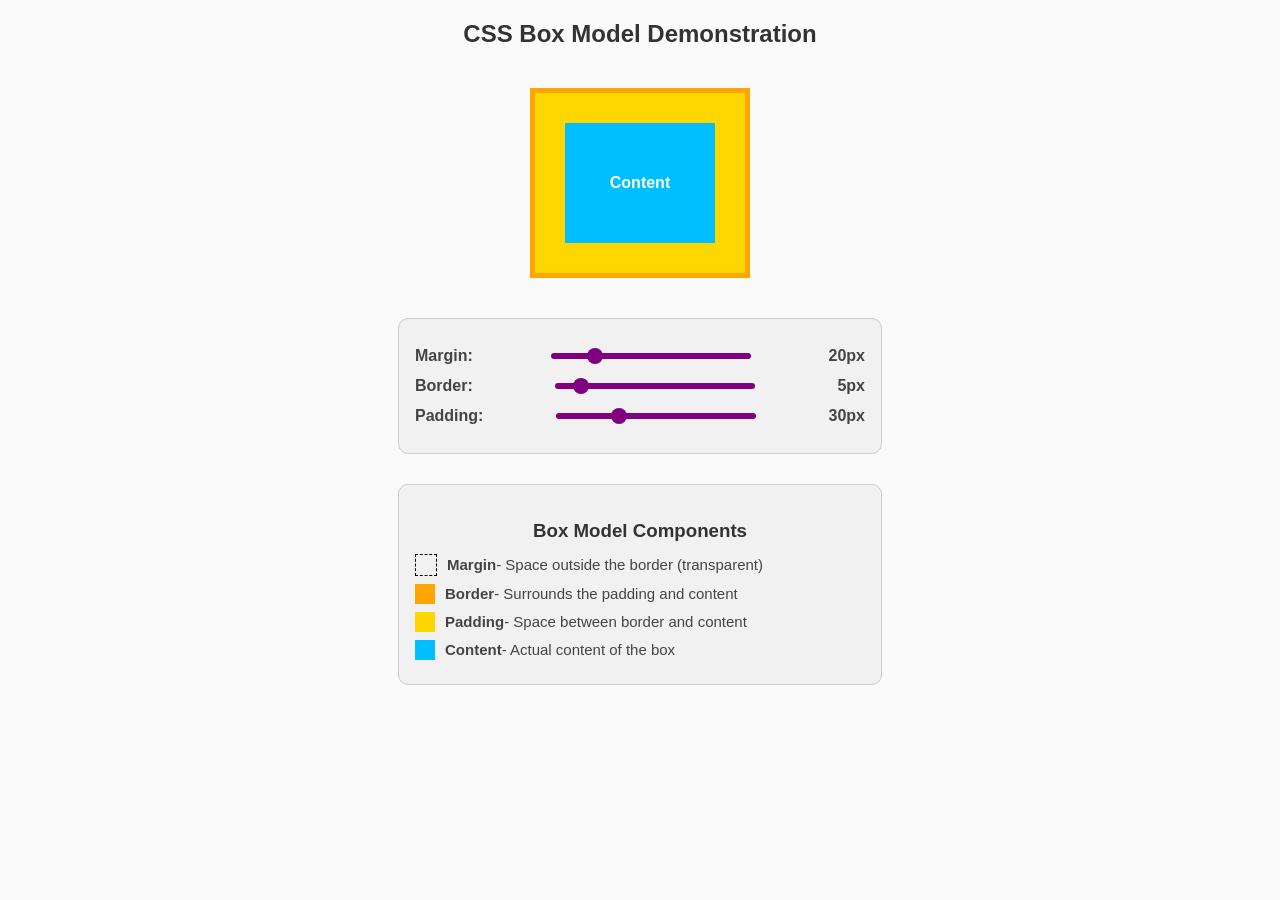
<file: 18-08-25/index.html>
<!DOCTYPE html>
<html lang="en">
<head>
  <meta charset="UTF-8">
  <meta name="viewport" content="width=device-width, initial-scale=1.0">
  <title>CSS Box Model Demonstration</title>
  <style>
    body {
      font-family: Arial, sans-serif;
      text-align: center;
      margin: 20px;
      background: #fafafa;
    }

    h2 {
      margin-bottom: 20px;
      color: #333;
    }

    .container {
      display: flex;
      flex-direction: column;
      align-items: center;
    }

    .margin-box {
      display: inline-block;
      margin: 20px; 
    }

   
    .border-box {
      border: 5px solid orange; 
      display: inline-block;
      background: orange; 
    }

    .padding-box {
      padding: 30px; 
      background: gold; 
    }


    .content-box {
      width: 150px;
      height: 120px;
      background: deepskyblue;
      color: white;
      font-weight: bold;
      display: flex;
      align-items: center;
      justify-content: center;
    }

    .panel {
      margin-top: 20px;
      background: #f1f1f1;
      padding: 16px;
      border-radius: 10px;
      border: 1px solid #ccc;
      width: 450px;
      text-align: left;
    }

    .panel label {
      display: flex;
      justify-content: space-between;
      align-items: center;
      margin: 12px 0;
      font-weight: bold;
      color: #444;
    }

    input[type=range] {
      -webkit-appearance: none;
      width: 200px;
      height: 6px;
      background: #ddd;
      border-radius: 5px;
      outline: none;
    }
    input[type=range]::-webkit-slider-runnable-track {
      height: 6px;
      background: purple;
      border-radius: 5px;
    }
    input[type=range]::-webkit-slider-thumb {
      -webkit-appearance: none;
      width: 16px;
      height: 16px;
      background: purple;
      border-radius: 50%;
      cursor: pointer;
      margin-top: -5px;
    }

    .legend {
      margin-top: 30px;
    }
    .legend h3 {
      text-align: center;
      margin-bottom: 12px;
      color: #333;
    }
    .legend div {
      margin: 8px 0;
      display: flex;
      align-items: center;
      font-size: 15px;
      color: #444;
    }
    .legend span {
      display: inline-block;
      width: 20px;
      height: 20px;
      margin-right: 10px;
    }

    .margin { border: 1px dashed black; background: transparent; }
    .border { background: orange; }
    .padding { background: gold; }
    .content { background: deepskyblue; }
  </style>
</head>
<body>

  <h2>CSS Box Model Demonstration</h2>

  <div class="container">
    <!-- Real demo box -->
    <div class="margin-box" id="marginBox">
      <div class="border-box" id="borderBox">
        <div class="padding-box" id="paddingBox">
          <div class="content-box">Content</div>
        </div>
      </div>
    </div>

    <div class="panel">
      <label>Margin: 
        <input type="range" id="margin" min="0" max="100" value="20">
        <span id="marginVal">20px</span>
      </label>
      <label>Border: 
        <input type="range" id="border" min="0" max="50" value="5">
        <span id="borderVal">5px</span>
      </label>
      <label>Padding: 
        <input type="range" id="padding" min="0" max="100" value="30">
        <span id="paddingVal">30px</span>
      </label>
    </div>

    <div class="panel legend">
      <h3>Box Model Components</h3>
      <div><span class="margin"></span> <b>Margin</b> - Space outside the border (transparent)</div>
      <div><span class="border"></span> <b>Border</b> - Surrounds the padding and content</div>
      <div><span class="padding"></span> <b>Padding</b> - Space between border and content</div>
      <div><span class="content"></span> <b>Content</b> - Actual content of the box</div>
    </div>
  </div>

  <script>
    const marginBox = document.getElementById('marginBox');
    const borderBox = document.getElementById('borderBox');
    const paddingBox = document.getElementById('paddingBox');

    const margin = document.getElementById('margin');
    const border = document.getElementById('border');
    const padding = document.getElementById('padding');

    const marginVal = document.getElementById('marginVal');
    const borderVal = document.getElementById('borderVal');
    const paddingVal = document.getElementById('paddingVal');

    margin.addEventListener('input', () => {
      marginBox.style.margin = margin.value + "px";
      marginVal.textContent = margin.value + "px";
    });

    border.addEventListener('input', () => {
      borderBox.style.borderWidth = border.value + "px";
      borderVal.textContent = border.value + "px";
    });

    padding.addEventListener('input', () => {
      paddingBox.style.padding = padding.value + "px";
      paddingVal.textContent = padding.value + "px";
    });
  </script>

</body>
</html>
</file>
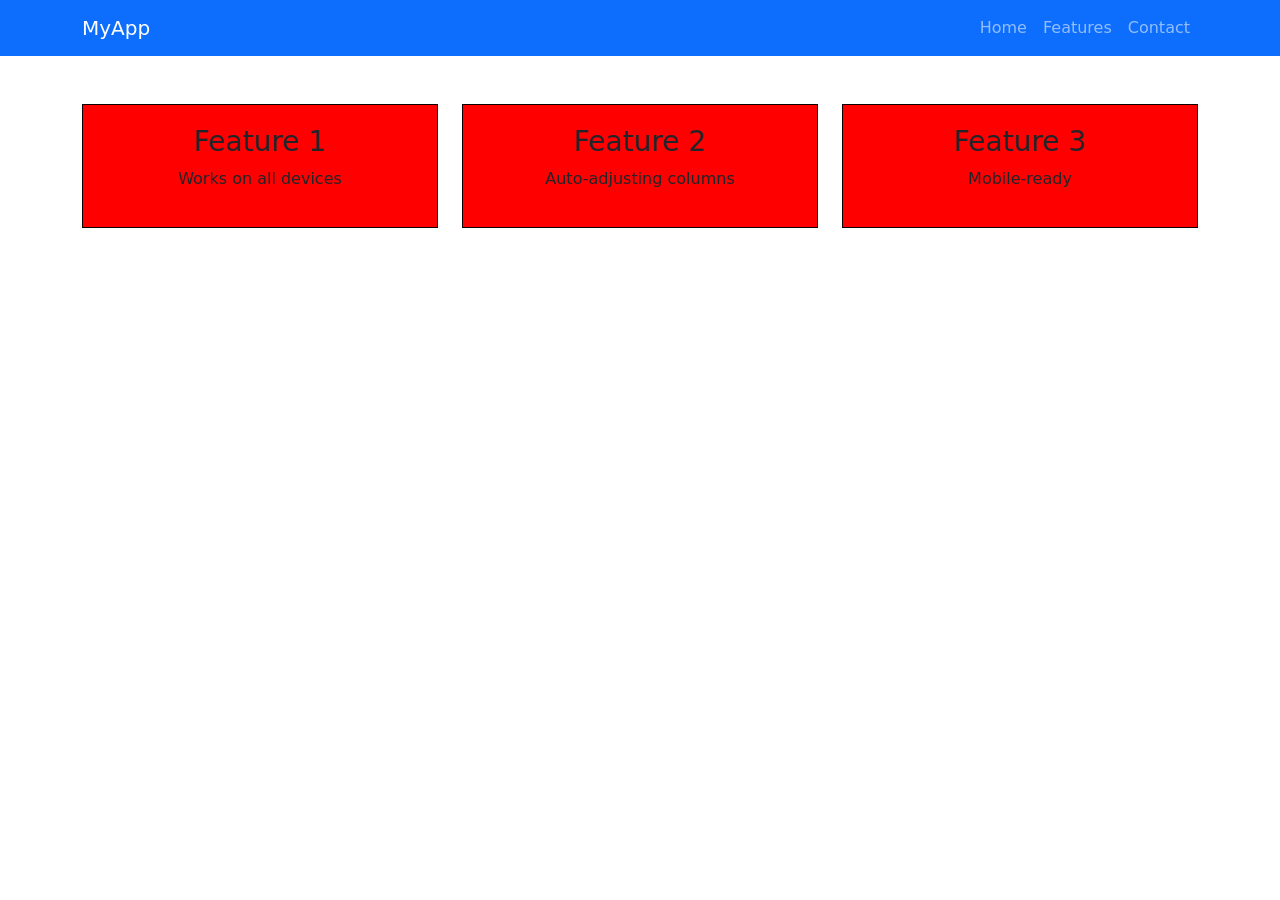
<file: 19-08-25/index-1.html>
<!DOCTYPE html> 
<html lang="en"> 
<head> 
    <meta charset="UTF-8"> 
    <meta name="viewport" content="width=device-width, initial-scale=1.0"> 
    <title>With Bootstrap</title> 
    <!-- Bootstrap CSS --> 
    <link href="https://cdn.jsdelivr.net/npm/bootstrap@5.3.0/dist/css/bootstrap.min.css" 
rel="stylesheet"> 
    <style> 
        .custom-box { 
            background:red; 
            border: 1px solid #0d0101; 
            padding: 20px; 
            margin-bottom: 20px; 
            text-align: center; 
        } 
    </style> 
</head> 
<body> 
    <!-- Responsive Navbar --> 
    <nav class="navbar navbar-expand-lg navbar-dark bg-primary"> 
        <div class="container"> 
            <a class="navbar-brand" href="#">MyApp</a> 
            <button class="navbar-toggler" type="button" data-bs-toggle="collapse" data-bs
target="#navbarNav"> 
                <span class="navbar-toggler-icon"></span> 
            </button> 
            <div class="collapse navbar-collapse" id="navbarNav"> 
                <ul class="navbar-nav ms-auto"> 
                    <li class="nav-item"><a class="nav-link" href="#">Home</a></li> 
                    <li class="nav-item"><a class="nav-link" href="#">Features</a></li> 
                    <li class="nav-item"><a class="nav-link" href="#">Contact</a></li> 
                </ul> 
            </div> 
        </div> 
    </nav> 
 
    <!-- Responsive Grid --> 
    <div class="container my-5"> 
        <div class="row"> 
            <div class="col-md-4"> 
                <div class="custom-box"> 
                    <h3>Feature 1</h3> 
                    <p>Works on all devices</p> 
                </div> 
            </div> 
            <div class="col-md-4"> 
                <div class="custom-box"> 
                    <h3>Feature 2</h3> 
                    <p>Auto-adjusting columns</p> 
                </div> 
            </div> 
            <div class="col-md-4"> 
                <div class="custom-box"> 
                    <h3>Feature 3</h3> 
                    <p>Mobile-ready</p> 
                </div> 
            </div> 
        </div> 
    </div> 
 
    <!-- Bootstrap JS --> 
    <script 
src="https://cdn.jsdelivr.net/npm/bootstrap@5.3.0/dist/js/bootstrap.bundle.min.js"></script> 
</body> 
</html>
</file>
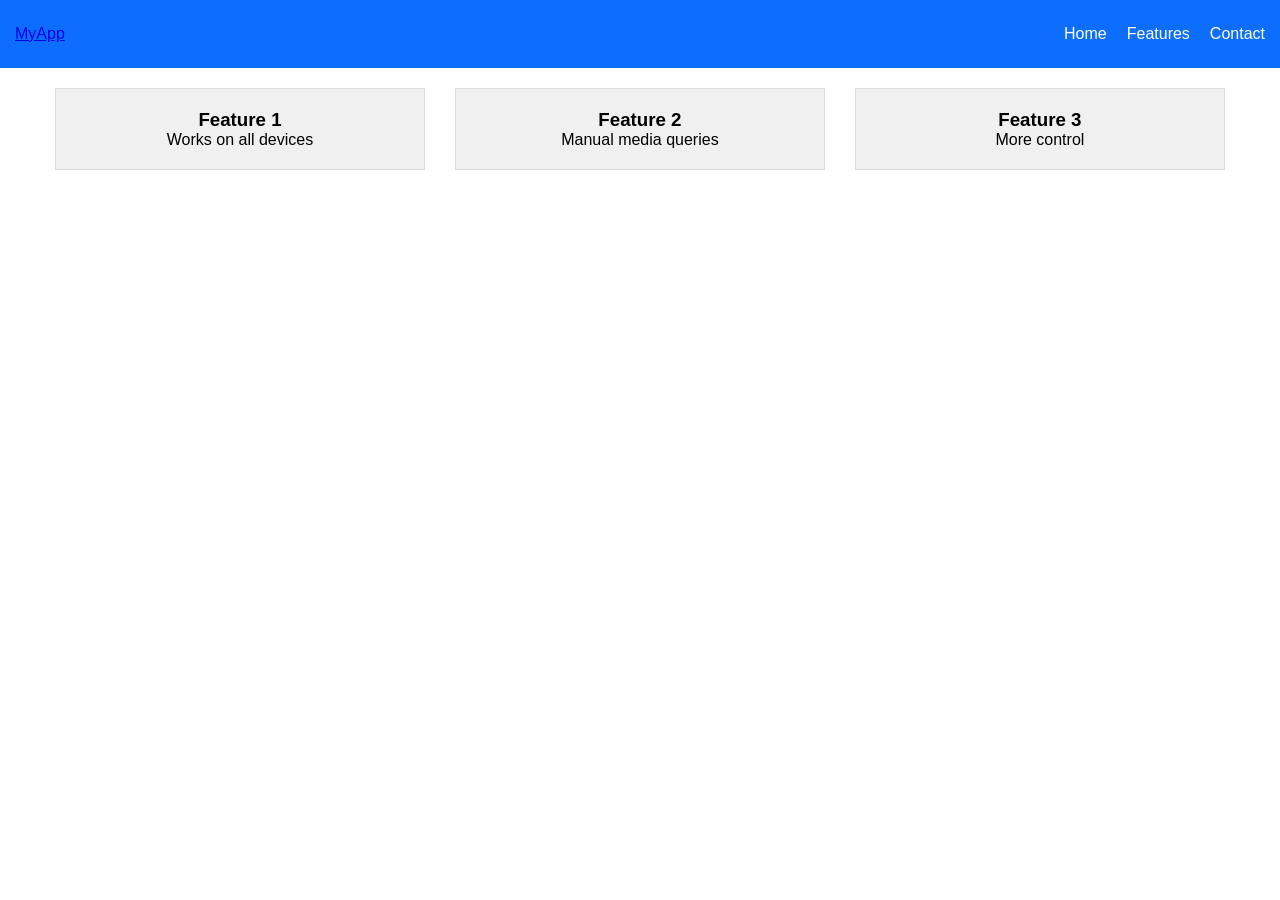
<file: 19-08-25/index-2.html>
<!DOCTYPE html> 
<html lang="en"> 
<head> 
    <meta charset="UTF-8"> 
    <meta name="viewport" content="width=device-width, initial-scale=1.0"> 
    <title>Without Bootstrap</title> 
    <style> 
        /* Custom CSS for responsiveness */ 
        * { 
            box-sizing: border-box; 
            margin: 0; 
            padding: 0; 
        } 
         
        body { 
            font-family: Arial, sans-serif; 
        } 
         
        /* Navbar */ 
        .navbar { 
            background: #0d6efd; 
            color: white; 
            padding: 15px; 
            display: flex; 
            justify-content: space-between; 
            align-items: center; 
            flex-wrap: wrap; 
        } 
         
        .nav-links { 
            display: none; 
            width: 100%; 
        } 
         
        .nav-links.active { 
            display: block; 
        } 
         
        .nav-links ul { 
            list-style: none; 
        } 
         
        .nav-links li { 
            padding: 10px 0; 
        } 
         
        .nav-links a { 
            color: white; 
            text-decoration: none; 
        } 
         
        .toggle-btn { 
            background: none; 
            border: none; 
            color: white; 
            font-size: 24px; 
            cursor: pointer; 
        } 
         
        /* Grid System */ 
        .container { 
            width: 100%; 
            max-width: 1200px; 
            margin: 20px auto; 
            padding: 0 15px; 
        } 
         
        .row { 
            display: flex; 
            flex-wrap: wrap; 
            margin: 0 -15px; 
        } 
         
        .col { 
            padding: 0 15px; 
            margin-bottom: 20px; 
            width: 100%; 
        } 
         
        .custom-box { 
            background: #f0f0f0; 
            border: 1px solid #ddd; 
            padding: 20px; 
            text-align: center; 
        } 
         
        /* Responsive Breakpoints */ 
        @media (min-width: 768px) { 
            .toggle-btn { 
                display: none; 
            } 
             
            .nav-links { 
                display: block; 
                width: auto; 
            } 
             
            .nav-links ul { 
                display: flex; 
                gap: 20px; 
            } 
             
            .col { 
                width: 33.33%; 
            } 
        } 
    </style> 
</head> 
<body> 
    <!-- Custom Navbar --> 
    <nav class="navbar"> 
        <a href="#" class="logo">MyApp</a> 
        <button class="toggle-btn">☰</button> 
        <div class="nav-links"> 
            <ul> 
                <li><a href="#">Home</a></li> 
                <li><a href="#">Features</a></li> 
                <li><a href="#">Contact</a></li> 
            </ul> 
        </div> 
    </nav> 
 
    <!-- Custom Grid --> 
    <div class="container"> 
        <div class="row"> 
            <div class="col"> 
                <div class="custom-box"> 
                    <h3>Feature 1</h3> 
                    <p>Works on all devices</p> 
                </div> 
            </div> 
            <div class="col"> 
                <div class="custom-box"> 
                    <h3>Feature 2</h3> 
                    <p>Manual media queries</p> 
                </div> 
            </div> 
            <div class="col"> 
                <div class="custom-box"> 
                    <h3>Feature 3</h3> 
                    <p>More control</p> 
                </div> 
            </div> 
        </div> 
    </div> 
 
    <!-- JavaScript for mobile menu --> 
    <script> 
        document.querySelector('.toggle-btn').addEventListener('click', function() { 
            document.querySelector('.nav-links').classList.toggle('active'); 
        }); 
    </script> 
</body> 
</html>
</file>
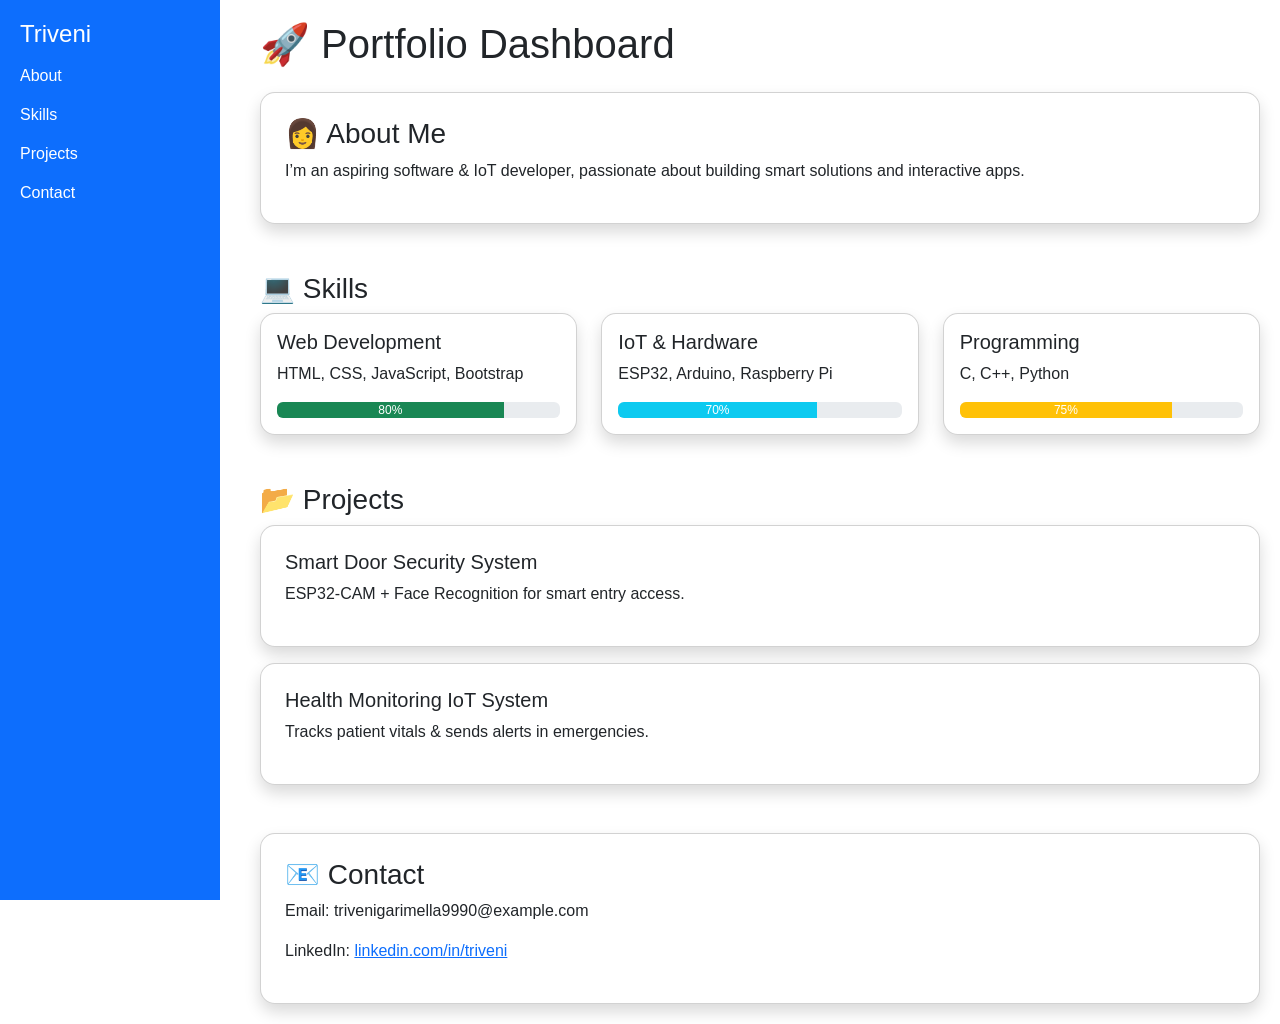
<file: 19-08-25/portfolio.html>
<!DOCTYPE html>
<html lang="en">
<head>
  <meta charset="UTF-8">
  <meta name="viewport" content="width=device-width, initial-scale=1.0">
  <title>Triveni | Portfolio Dashboard</title>
  <link href="https://cdn.jsdelivr.net/npm/bootstrap@5.3.2/dist/css/bootstrap.min.css" rel="stylesheet">
  <style>
    body { font-family: 'Segoe UI', sans-serif; }
    .sidebar {
      height: 100vh;
      background: #0d6efd;
      color: white;
      padding: 20px;
      position: fixed;
      width: 220px;
    }
    .sidebar h2 { font-size: 1.5rem; }
    .sidebar a { display: block; margin: 15px 0; color: white; text-decoration: none; }
    .main { margin-left: 240px; padding: 20px; }
    .card { border-radius: 15px; }
  </style>
</head>
<body>

  <!-- Sidebar -->
  <div class="sidebar">
    <h2>Triveni</h2>
    <a href="#about">About</a>
    <a href="#skills">Skills</a>
    <a href="#projects">Projects</a>
    <a href="#contact">Contact</a>
  </div>

  <!-- Main Content -->
  <div class="main">
    <h1 class="mb-4">🚀 Portfolio Dashboard</h1>

    <!-- About -->
    <section id="about" class="mb-5">
      <div class="card shadow p-4">
        <h3>👩 About Me</h3>
        <p>I’m an aspiring software & IoT developer, passionate about building smart solutions and interactive apps.</p>
      </div>
    </section>

    <!-- Skills -->
    <section id="skills" class="mb-5">
      <h3>💻 Skills</h3>
      <div class="row">
        <div class="col-md-4">
          <div class="card shadow p-3">
            <h5>Web Development</h5>
            <p>HTML, CSS, JavaScript, Bootstrap</p>
            <div class="progress">
              <div class="progress-bar bg-success" style="width:80%">80%</div>
            </div>
          </div>
        </div>
        <div class="col-md-4">
          <div class="card shadow p-3">
            <h5>IoT & Hardware</h5>
            <p>ESP32, Arduino, Raspberry Pi</p>
            <div class="progress">
              <div class="progress-bar bg-info" style="width:70%">70%</div>
            </div>
          </div>
        </div>
        <div class="col-md-4">
          <div class="card shadow p-3">
            <h5>Programming</h5>
            <p>C, C++, Python</p>
            <div class="progress">
              <div class="progress-bar bg-warning" style="width:75%">75%</div>
            </div>
          </div>
        </div>
      </div>
    </section>

    <!-- Projects -->
    <section id="projects" class="mb-5">
      <h3>📂 Projects</h3>
      <div class="card shadow p-4 mb-3">
        <h5>Smart Door Security System</h5>
        <p>ESP32-CAM + Face Recognition for smart entry access.</p>
      </div>
      <div class="card shadow p-4 mb-3">
        <h5>Health Monitoring IoT System</h5>
        <p>Tracks patient vitals & sends alerts in emergencies.</p>
      </div>
    </section>

    <!-- Contact -->
    <section id="contact">
      <div class="card shadow p-4">
        <h3>📧 Contact</h3>
        <p>Email: trivenigarimella9990@example.com</p>
        <p>LinkedIn: <a href="https://www.linkedin.com/in/triveni-garimella-12a59b318?utm_source=share&utm_campaign=share_via&utm_content=profile&utm_medium=android_app" target="_blank">linkedin.com/in/triveni</a></p>
      </div>
    </section>
  </div>

</body>
</html>
</file>
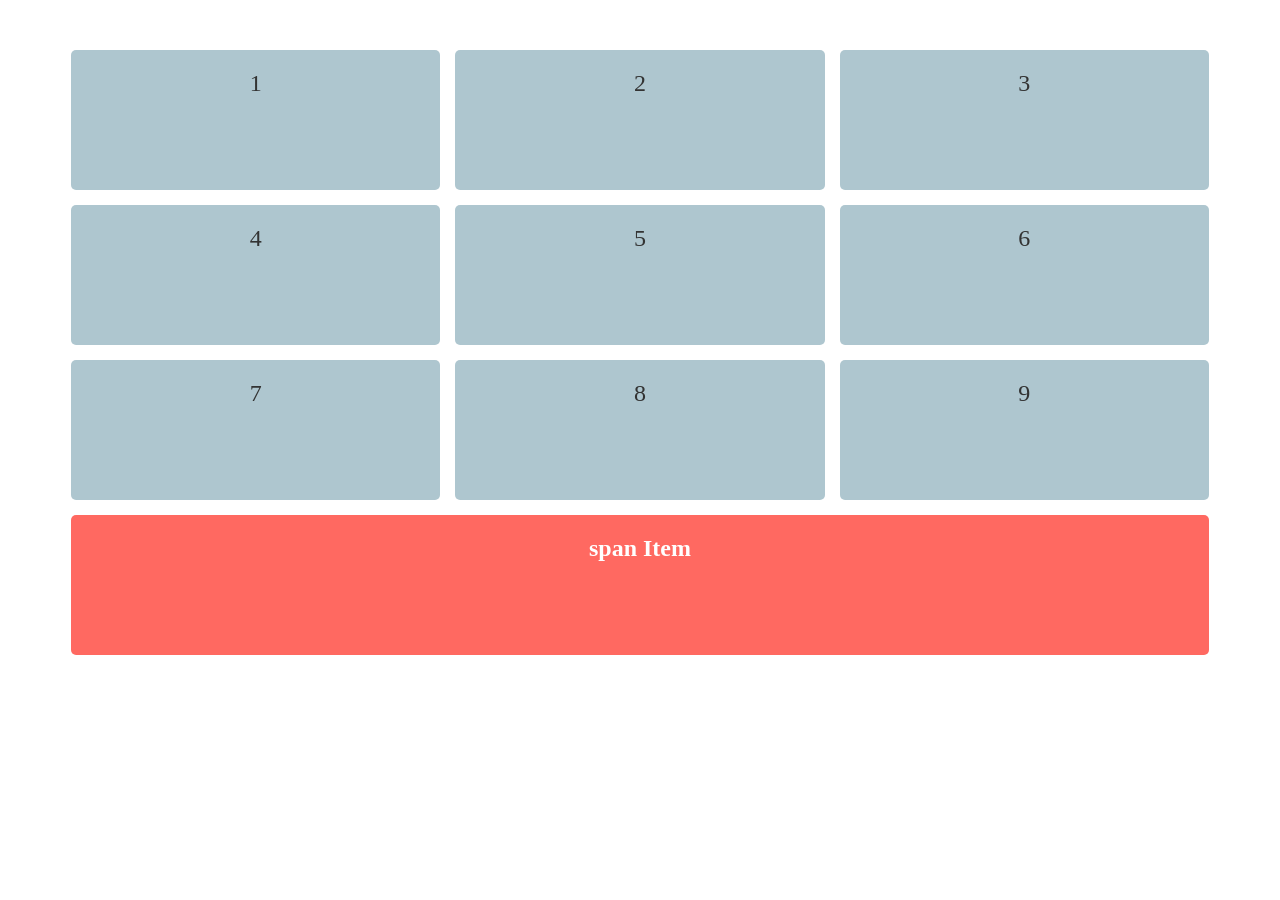
<file: 28-11-25/htmltask1.html>
<!DOCTYPE html> 
<html lang="en"> 
<head> 
<meta charset="UTF-8"> 
<meta name="viewport" content="width=device-width, initial-scale=1.0"> 
<title>CSS Grid Layout Demo </title> 
<link rel="stylesheet" href="style1.css"> 
</head> 
<body> 
<div class="grid-container"> 
<div class="grid-item">1</div> 
<div class="grid-item">2</div> 
<div class="grid-item">3</div> 
<div class="grid-item">4</div> 
<div class="grid-item">5</div> 
<div class="grid-item">6</div> 
<div class="grid-item">7</div> 
<div class="grid-item">8</div> 
<div class="grid-item">9</div> 
<div class="grid-item span-item">span Item</div> 
</div> 
</body> 
</html>
</file>
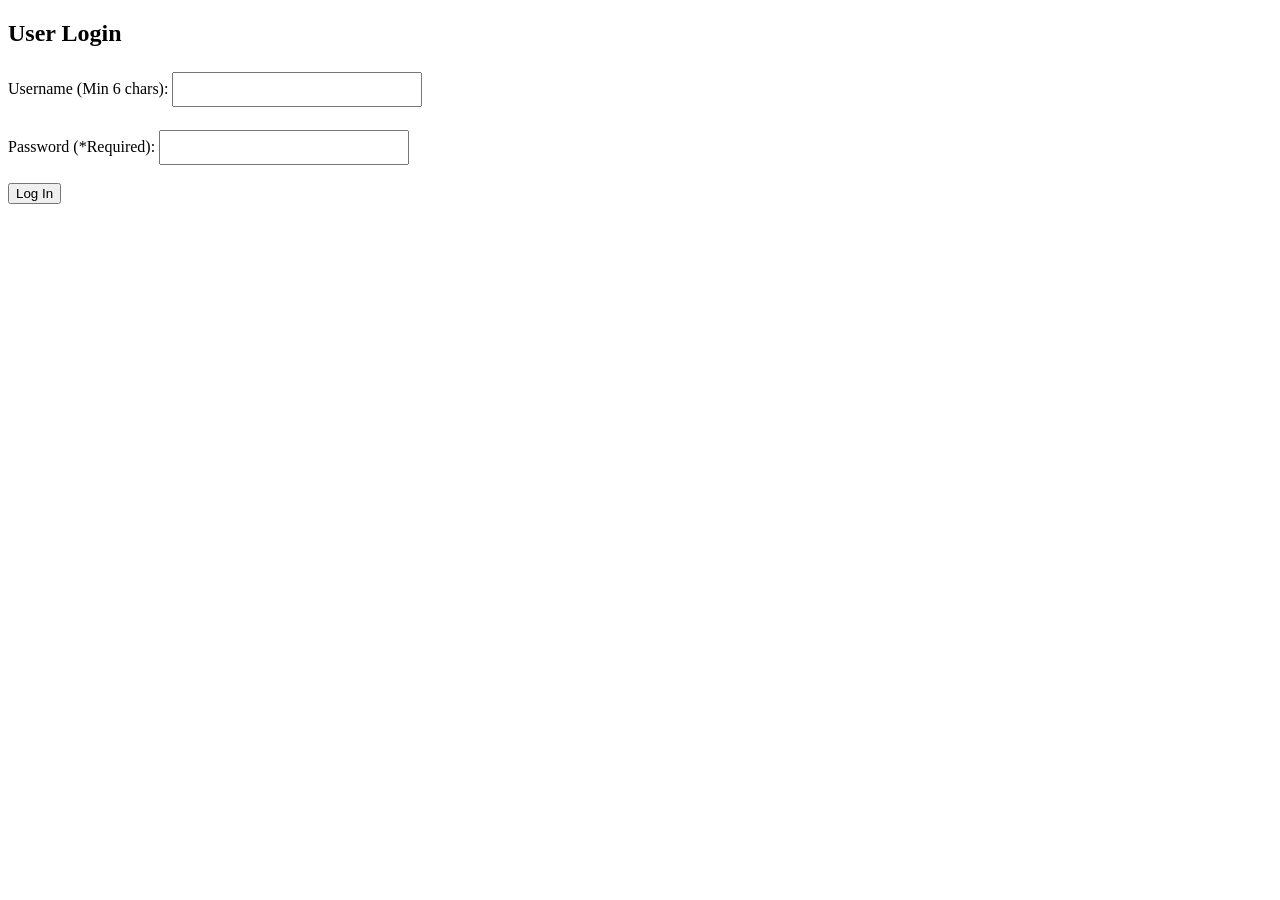
<file: 28-11-25/htmltask2.html>
<!DOCTYPE html> 
<html lang="en"> 
<head> 
<meta charset="UTF-8"> 
<meta name="viewport" content="width=device-width, initial-scale=1.0"> 
<title>HTML5 Validation Demo</title> 
<link rel="stylesheet" href="style2.css"> 
</head> 
<body> 
<form action="#" method="POST"> 
<h2>User Login</h2> 
<label for="username">Username (Min 6 chars):</label> 
<input type="text" id="username" name="username" minlength="6"><br><br> 
<label for="password">Password (*Required):</label> 
<input type="password" id="password" name="password" required><br><br> 
<button type="submit">Log In</button> 
</form> 
</body> 
</html>
</file>
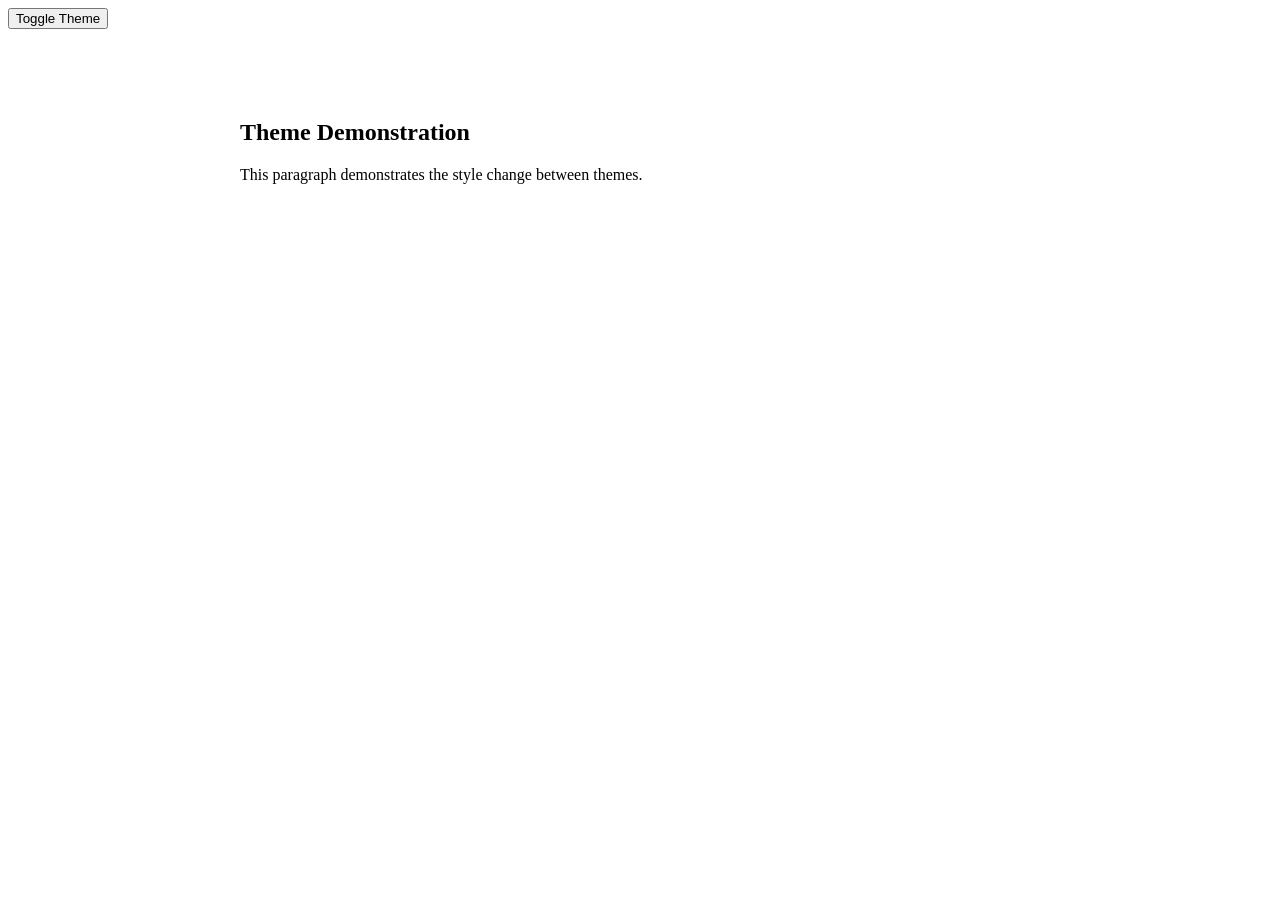
<file: 28-11-25/htmltask4.html>
<!DOCTYPE html> 
<html lang="en"> 
<head> 
<meta charset="UTF-8"> 
<meta name="viewport" content="width=device-width, initial-scale=1.0"> 
<title>Theme Switcher Demo</title> 
<link rel="stylesheet" href="style4.css"> 
</head> 
<body> 
<button id="themeToggle">Toggle Theme</button> 
<div class="container"> 
<h2>Theme Demonstration</h2> 
<p>This paragraph demonstrates the style change between themes.</p> 
</div> 
</body> 
</html>
</file>
<file: 28-11-25/style1.css>
.grid-container { 
display: grid; 
grid-template-columns: repeat(3, 1fr); 
grid-gap: 15px; 
width: 90%; 
margin: 50px auto; 
} 
.grid-item { 
background-color: #AEC6CF; /* Soft Blue */ 
color: #333; 
padding: 20px; 
border-radius: 5px; 
min-height: 100px; 
text-align: center; 
font-size: 1.5em; 
} 
.span-item { 
background-color: #FF6961; /* Salmon Red for emphasis */ 
grid-column: 1 / 4; 
font-weight: bold; 
color: white; 
}
</file>
<file: 28-11-25/style2.css>
input:invalid:focus, 
input:invalid:valid { 
border: 1px solid #FF0000; /* Default border color */ 
} 
input:invalid:focus { 
border-color: #FF0000; 
box-shadow: 0 0 5px rgba(255, 0, 0, 0.5); 
} 
/* Basic Input Styling */ 
input { 
padding: 8px; 
margin-top: 5px; 
width: 250px; 
box-sizing: border-box; 
}
</file>
<file: 28-11-25/style4.css>
body { 
background-color: white; 
color: black; 
transition: background-color 0.3s ease, color 0.3s ease; 
} 
body.dark-theme { 
background-color: #282c34; 
color: #f2f2f2; 
} 
body.dark-theme .container { 
border: 2px solid #5C6773;
} 
.container { 
max-width: 800px; 
margin: 50px auto; 
padding: 20px;
}
</file>
